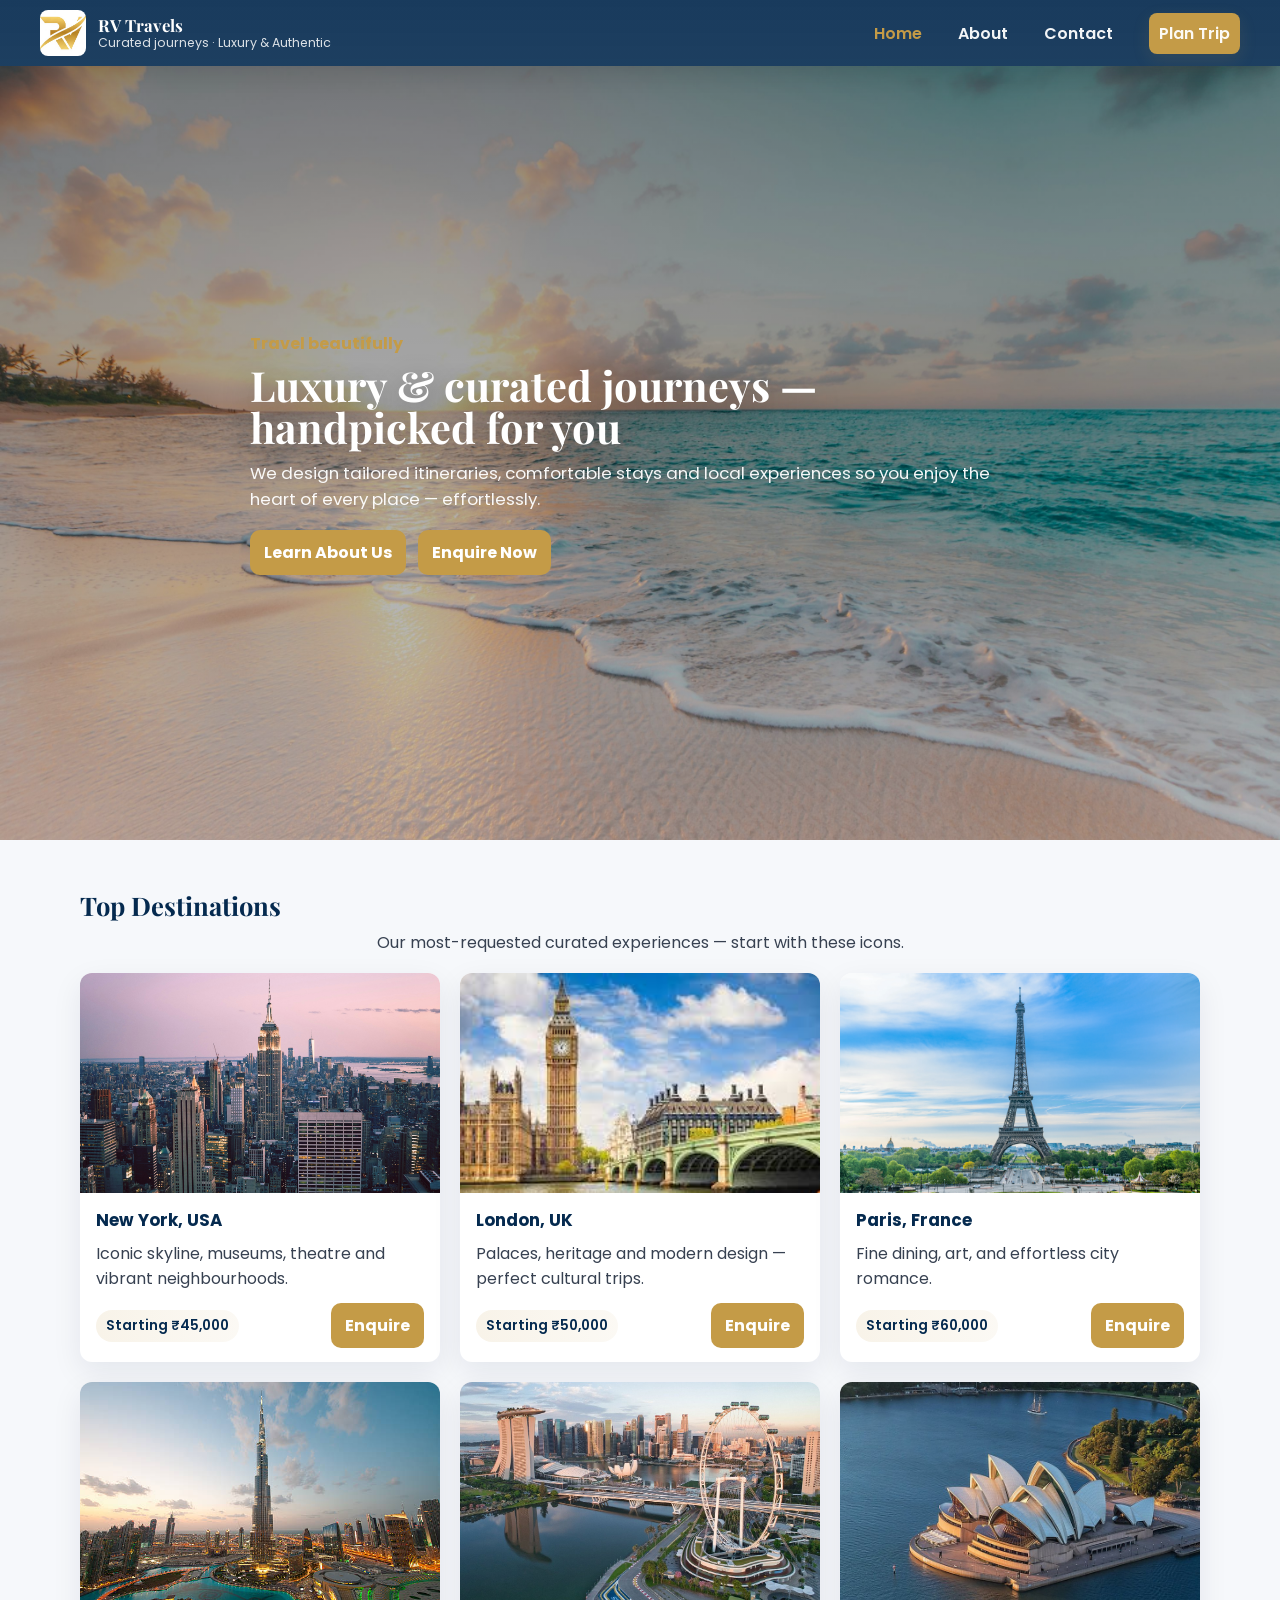
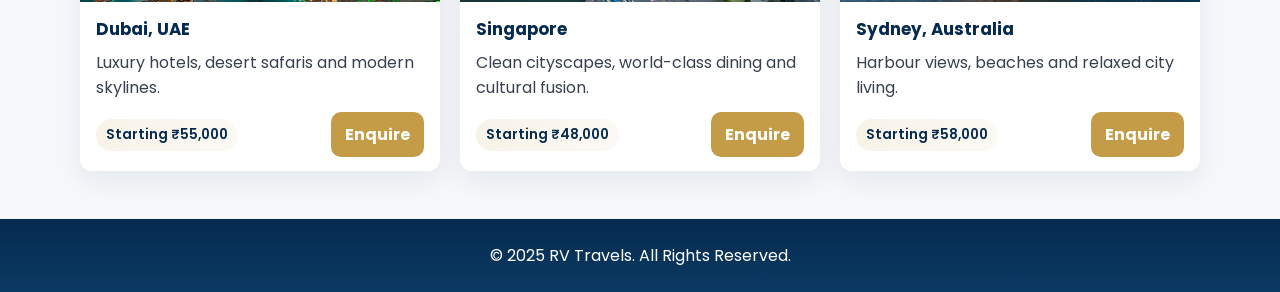
<file: index.html>
<!doctype html>
<html lang="en">
<head>
  <meta charset="utf-8" />
  <meta name="viewport" content="width=device-width,initial-scale=1" />
  <title>RV Travels — Home</title>
  <meta name="description" content="RV Travels — curated luxury journeys" />
  <link rel="icon" href="images/rvtravels.jpg">
  <link href="https://fonts.googleapis.com/css2?family=Poppins:wght@300;400;600;700&family=Playfair+Display:wght@500;700&display=swap" rel="stylesheet">
  <link rel="stylesheet" href="style.css">
</head>
<body>

  <!-- NAV -->
  <header class="navbar" role="banner">
    <div class="container row">
      <div class="brand" onclick="location.href='index.html'">
        <img src="images/rvtravels.jpg" alt="RV Travels logo">
        <div>
          <div class="title">RV Travels</div>
          <div class="tag">Curated journeys · Luxury & Authentic</div>
        </div>
      </div>

      <nav class="nav-links" role="navigation" aria-label="Main navigation">
        <a href="index.html" class="active">Home</a>
        <a href="about.html">About</a>
        <a href="contact.html">Contact</a>
        <a href="contact.html" class="cta-small" style="margin-left:10px">Plan Trip</a>
      </nav>
    </div>
  </header>

  <!-- HERO -->
  <main>
    <section class="hero" style="background-image:url('images/hero-bg.jpg')">
      <div class="hero-inner container">
        <div class="text">
          <div class="kicker">Travel beautifully</div>
          <h1>Luxury & curated journeys — handpicked for you</h1>
          <p class="lead">We design tailored itineraries, comfortable stays and local experiences so you enjoy the heart of every place — effortlessly.</p>
          <div class="hero-actions">
            <a class="btn" href="about.html">Learn About Us</a>
            <a class="btn" href="contact.html">Enquire Now</a>
          </div>
        </div>
      </div>
    </section>

    <!-- DESTINATIONS -->
    <section class="section" aria-labelledby="dest-title">
      <div class="container">
        <h2 id="dest-title" class="section-title">Top Destinations</h2>
        <p class="lead center">Our most-requested curated experiences — start with these icons.</p>

        <div class="grid" role="list">
          <article class="card" role="listitem">
            <div class="thumb"><img src="images/newyork.jpg" alt="New York skyline"></div>
            <div class="card-body">
              <h3>New York, USA</h3>
              <p>Iconic skyline, museums, theatre and vibrant neighbourhoods.</p>
              <div class="meta">
                <span class="pill">Starting ₹45,000</span>
                <a class="btn" href="contact.html">Enquire</a>
              </div>
            </div>
          </article>

          <article class="card" role="listitem">
            <div class="thumb"><img src="images/london.jpg" alt="London city view"></div>
            <div class="card-body">
              <h3>London, UK</h3>
              <p>Palaces, heritage and modern design — perfect cultural trips.</p>
              <div class="meta">
                <span class="pill">Starting ₹50,000</span>
                <a class="btn" href="contact.html">Enquire</a>
              </div>
            </div>
          </article>

          <article class="card" role="listitem">
            <div class="thumb"><img src="images/paris.jpg" alt="Eiffel Tower, Paris"></div>
            <div class="card-body">
              <h3>Paris, France</h3>
              <p>Fine dining, art, and effortless city romance.</p>
              <div class="meta">
                <span class="pill">Starting ₹60,000</span>
                <a class="btn" href="contact.html">Enquire</a>
              </div>
            </div>
          </article>

          <article class="card" role="listitem">
            <div class="thumb"><img src="images/dubai.jpg" alt="Dubai city"></div>
            <div class="card-body">
              <h3>Dubai, UAE</h3>
              <p>Luxury hotels, desert safaris and modern skylines.</p>
              <div class="meta">
                <span class="pill">Starting ₹55,000</span>
                <a class="btn" href="contact.html">Enquire</a>
              </div>
            </div>
          </article>

          <article class="card" role="listitem">
            <div class="thumb"><img src="images/singapore.jpg" alt="Singapore skyline"></div>
            <div class="card-body">
              <h3>Singapore</h3>
              <p>Clean cityscapes, world-class dining and cultural fusion.</p>
              <div class="meta">
                <span class="pill">Starting ₹48,000</span>
                <a class="btn" href="contact.html">Enquire</a>
              </div>
            </div>
          </article>

          <article class="card" role="listitem">
            <div class="thumb"><img src="images/sydney.jpg" alt="Sydney Harbour"></div>
            <div class="card-body">
              <h3>Sydney, Australia</h3>
              <p>Harbour views, beaches and relaxed city living.</p>
              <div class="meta">
                <span class="pill">Starting ₹58,000</span>
                <a class="btn" href="contact.html">Enquire</a>
              </div>
            </div>
          </article>
        </div>

      </div>
    </section>
  </main>

  <!-- FOOTER -->
  <footer class="site-footer">
    <div class="container">
      <p>&copy; 2025 RV Travels. All Rights Reserved.</p>
    </div>
  </footer>

</body>
</html>
</file>
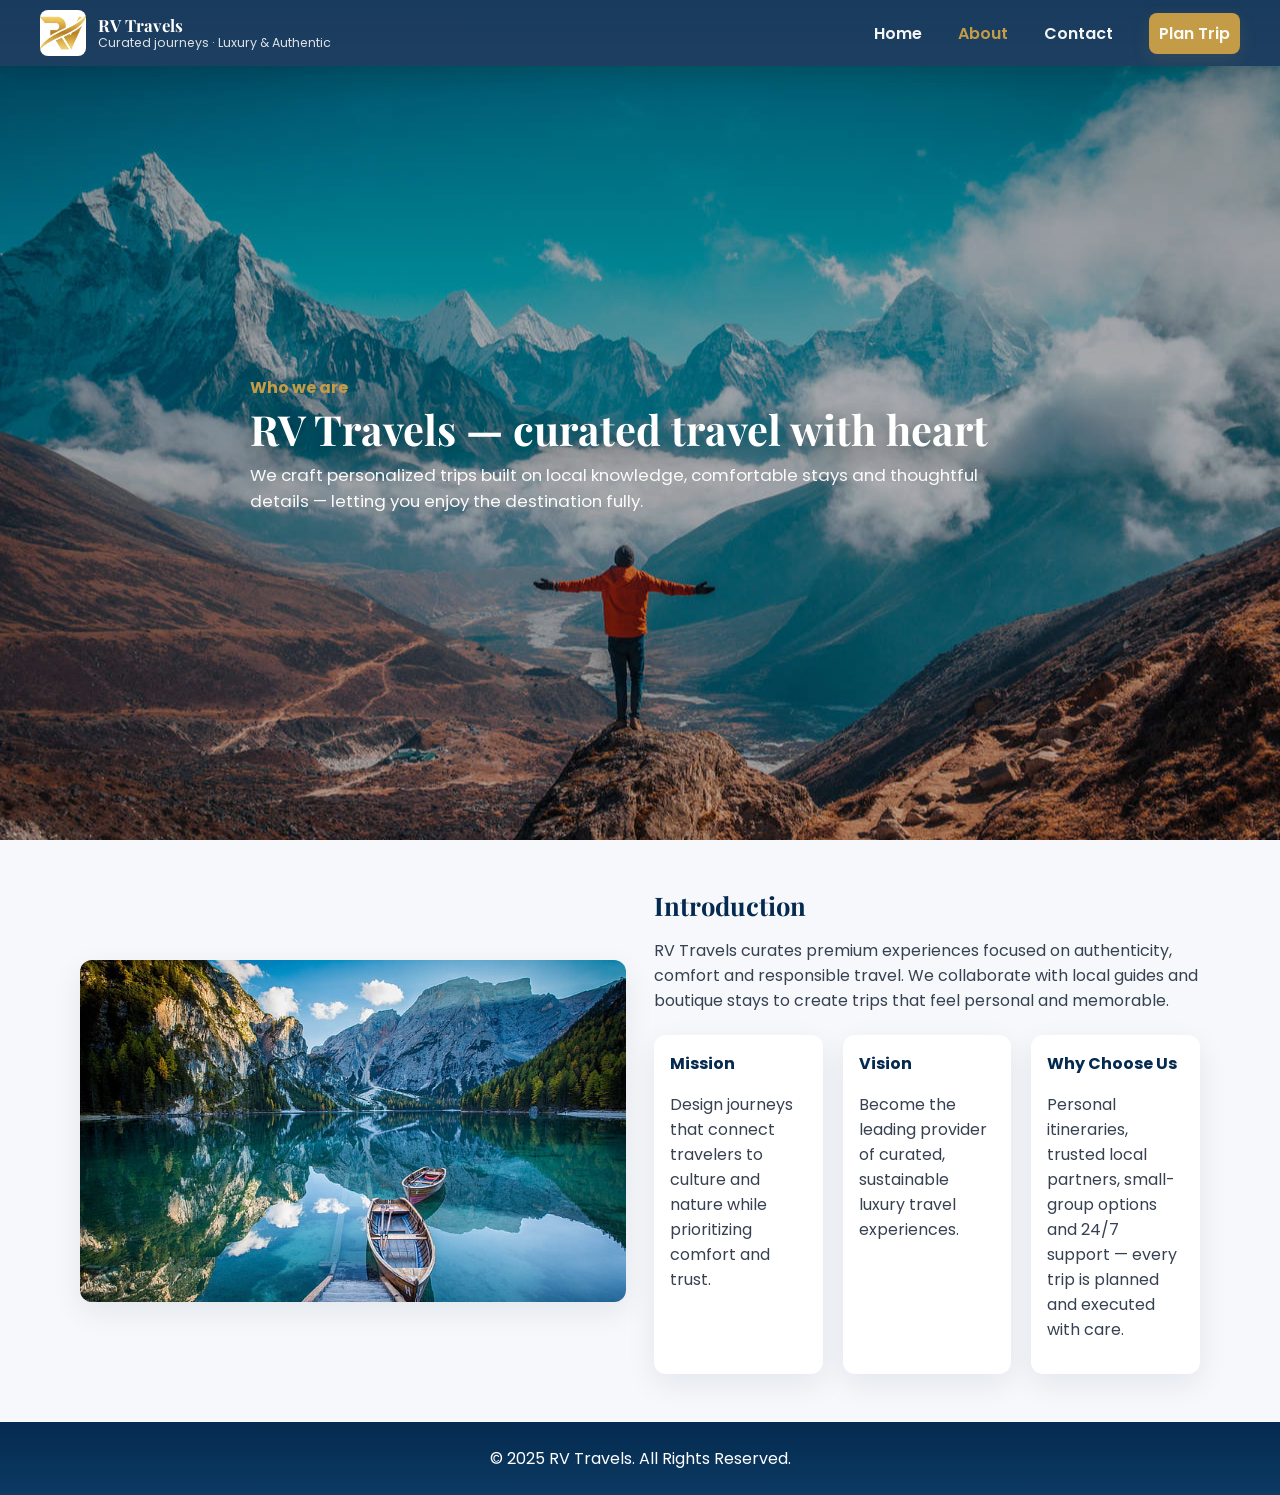
<file: about.html>
<!doctype html>
<html lang="en">
<head>
  <meta charset="utf-8" />
  <meta name="viewport" content="width=device-width,initial-scale=1" />
  <title>RV Travels — About</title>
  <meta name="description" content="About RV Travels - mission, vision, why choose us" />
  <link rel="icon" href="images/rvtravels.jpg">
  <link href="https://fonts.googleapis.com/css2?family=Poppins:wght@300;400;600;700&family=Playfair+Display:wght@500;700&display=swap" rel="stylesheet">
  <link rel="stylesheet" href="style.css">
</head>
<body>

  <!-- NAV -->
  <header class="navbar" role="banner">
    <div class="container row">
      <div class="brand" onclick="location.href='index.html'">
        <img src="images/rvtravels.jpg" alt="RV Travels logo">
        <div>
          <div class="title">RV Travels</div>
          <div class="tag">Curated journeys · Luxury & Authentic</div>
        </div>
      </div>

      <nav class="nav-links" role="navigation" aria-label="Main navigation">
        <a href="index.html">Home</a>
        <a href="about.html" class="active">About</a>
        <a href="contact.html">Contact</a>
        <a href="contact.html" class="cta-small" style="margin-left:10px">Plan Trip</a>
      </nav>
    </div>
  </header>

  <!-- ABOUT HERO -->
  <section class="hero" style="background-image:url('images/about-banner.jpg')">
    <div class="hero-inner container">
      <div class="text">
        <div class="kicker">Who we are</div>
        <h1>RV Travels — curated travel with heart</h1>
        <p class="lead">We craft personalized trips built on local knowledge, comfortable stays and thoughtful details — letting you enjoy the destination fully.</p>
      </div>
    </div>
  </section>

  <!-- ABOUT CONTENT -->
  <section class="section">
    <div class="container about-wrap">
      <div class="about-left">
        <img src="images/travel-bg.jpg" alt="Travel experience">
      </div>
      <div class="about-right">
        <h2>Introduction</h2>
        <p>RV Travels curates premium experiences focused on authenticity, comfort and responsible travel. We collaborate with local guides and boutique stays to create trips that feel personal and memorable.</p>

        <div class="info-grid" aria-hidden="false">
          <div class="info-card">
            <h4>Mission</h4>
            <p>Design journeys that connect travelers to culture and nature while prioritizing comfort and trust.</p>
          </div>
          <div class="info-card">
            <h4>Vision</h4>
            <p>Become the leading provider of curated, sustainable luxury travel experiences.</p>
          </div>
          <div class="info-card">
            <h4>Why Choose Us</h4>
            <p>Personal itineraries, trusted local partners, small-group options and 24/7 support — every trip is planned and executed with care.</p>
          </div>
        </div>
      </div>
    </div>
  </section>

  <footer class="site-footer">
    <div class="container">
      <p>&copy; 2025 RV Travels. All Rights Reserved.</p>
    </div>
  </footer>

</body>
</html>
</file>
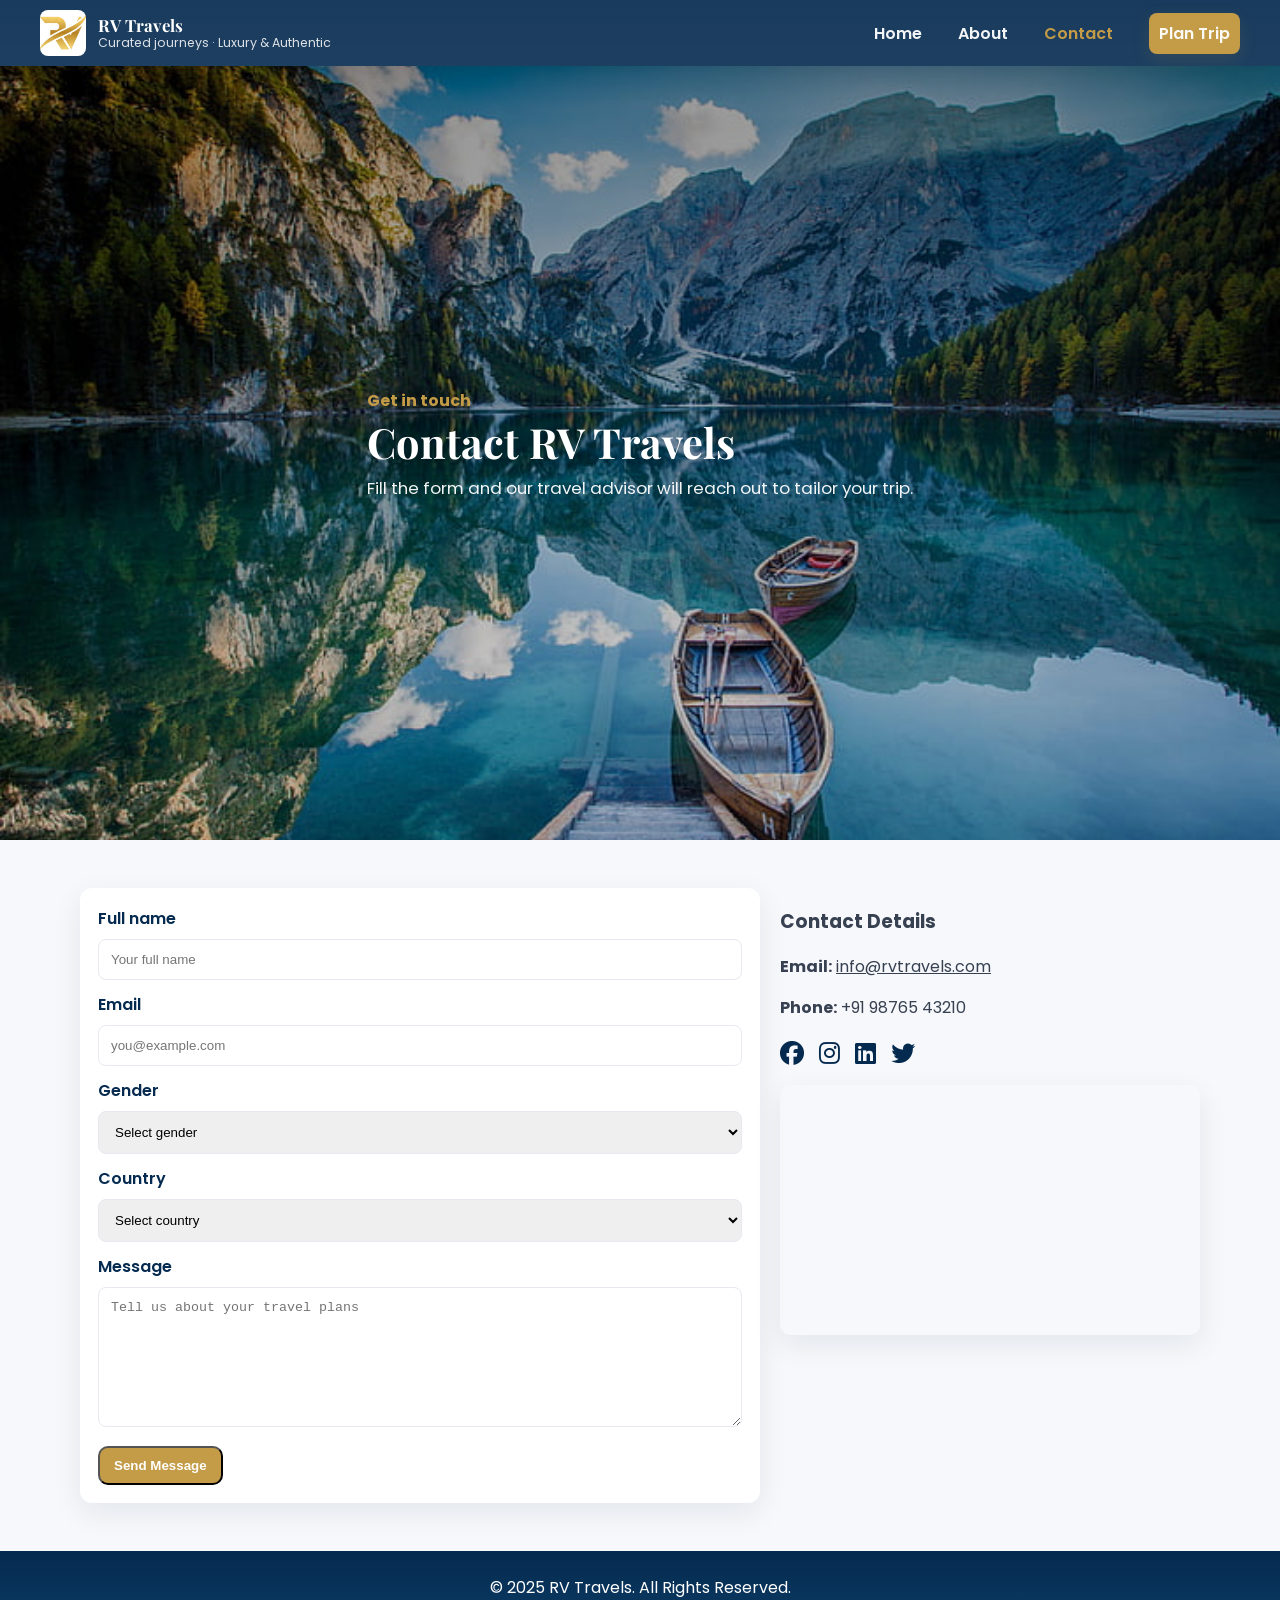
<file: contact.html>
<!doctype html>
<html lang="en">
<head>
  <meta charset="utf-8" />
  <meta name="viewport" content="width=device-width,initial-scale=1" />
  <title>RV Travels — Contact</title>
  <meta name="description" content="Contact RV Travels — enquiry form and contact details" />
  <link rel="icon" href="images/rvtravels.jpg">
  <link href="https://fonts.googleapis.com/css2?family=Poppins:wght@300;400;600;700&family=Playfair+Display:wght@500;700&display=swap" rel="stylesheet">
  <link rel="stylesheet" href="style.css">
</head>
<body>

  <!-- NAV -->
  <header class="navbar" role="banner">
    <div class="container row">
      <div class="brand" onclick="location.href='index.html'">
        <img src="images/rvtravels.jpg" alt="RV Travels logo">
        <div>
          <div class="title">RV Travels</div>
          <div class="tag">Curated journeys · Luxury & Authentic</div>
        </div>
      </div>

      <nav class="nav-links" role="navigation" aria-label="Main navigation">
        <a href="index.html">Home</a>
        <a href="about.html">About</a>
        <a href="contact.html" class="active">Contact</a>
        <a href="contact.html" class="cta-small" style="margin-left:10px">Plan Trip</a>
      </nav>
    </div>
  </header>

  <!-- HERO -->
  <section class="hero" style="background-image:url('images/travel-bg.jpg')">
    <div class="hero-inner container">
      <div class="text">
        <div class="kicker">Get in touch</div>
        <h1>Contact RV Travels</h1>
        <p class="lead">Fill the form and our travel advisor will reach out to tailor your trip.</p>
      </div>
    </div>
  </section>

  <!-- CONTACT FORM & DETAILS -->
  <main class="section">
    <div class="container contact-grid">
      <form class="form-card" action="#" method="POST" novalidate>
        <label for="name">Full name</label>
        <input id="name" name="name" type="text" placeholder="Your full name" required>

        <label for="email">Email</label>
        <input id="email" name="email" type="email" placeholder="you@example.com" required>

        <label>Gender</label>
        <select name="gender" required>
          <option value="">Select gender</option>
          <option>Male</option>
          <option>Female</option>
          <option>Other</option>
        </select>

        <label>Country</label>
        <select name="country" required>
          <option value="">Select country</option>
          <option>India</option>
          <option>United States</option>
          <option>United Kingdom</option>
          <option>Australia</option>
          <option>France</option>
          <option>Other</option>
        </select>

        <label for="message">Message</label>
        <textarea id="message" name="message" placeholder="Tell us about your travel plans" required></textarea>

        <button type="submit" class="btn">Send Message</button>
      </form>

      <aside>
        <div class="contact-info" style="margin-bottom:14px">
          <h3>Contact Details</h3>
          <p><strong>Email:</strong> <a href="mailto:info@rvtravels.com">info@rvtravels.com</a></p>
          <p><strong>Phone:</strong> +91 98765 43210</p>

<div class="social-icons">
  <a href="https://facebook.com" target="_blank"><i class="fab fa-facebook"></i></a>
  <a href="https://instagram.com" target="_blank"><i class="fab fa-instagram"></i></a>
  <a href="https://linkedin.com" target="_blank"><i class="fab fa-linkedin"></i></a>
  <a href="https://twitter.com" target="_blank"><i class="fab fa-twitter"></i></a>
</div>
</div>
<link rel="stylesheet" href="https://cdnjs.cloudflare.com/ajax/libs/font-awesome/6.5.0/css/all.min.css">

        <div class="map">
          <!-- Working embed (Ahmedabad example) -->
          <iframe
            src="https://www.google.com/maps/embed?pb=!1m18!1m12!1m3!1d3651.902398336267!2d72.60322791536387!3d23.02250598492506!2m3!1f0!2f0!3f0!3m2!1i1024!2i768!4f13.1!3m3!1m2!1s0x395e84c0b5a8f1b9%3A0x8a14e9d3a2b7e9d1!2sAhmedabad!5e0!3m2!1sen!2sin!4v1690000000000"
            width="100%" height="250" style="border:0;" allowfullscreen="" loading="lazy"></iframe>
        </div>
      </aside>
    </div>
  </main>

  <footer class="site-footer">
    <div class="container">
      <p>&copy; 2025 RV Travels. All Rights Reserved.</p>
    </div>
  </footer>

</body>
</html>
</file>
<file: style.css>
/* =========================
   RV Travels - style.css
   Shared by index.html, about.html, contact.html
   ========================= */

:root{
  --bg:#f6f8fb;
  --deep:#052a4f;
  --accent:#c49b47;
  --muted:#374151;
  --card:#ffffff;
  --radius:12px;
  --container:1200px;
  --gap:20px;
  --transition:.28s;
  --shadow: 0 10px 30px rgba(15,30,60,.08);
  --glass: rgba(255,255,255,0.06);
}

*{box-sizing:border-box}
html,body{height:100%;margin:0;font-family: 'Poppins', system-ui, -apple-system, "Segoe UI", Roboto, "Helvetica Neue", Arial; background:var(--bg); color:var(--muted); -webkit-font-smoothing:antialiased}
a{color:inherit}
img{display:block;max-width:100%;height:auto}

/* ---------- Layout container ---------- */
.container{max-width:var(--container);margin:0 auto;padding:0 20px;}

/* ---------- NAVBAR ---------- */
.navbar{
  width:100%;
  background: linear-gradient(180deg, rgba(5,42,79,.92), rgba(5,42,79,.9));
  position:sticky; top:0; z-index:120;
  box-shadow:0 6px 30px rgba(0,0,0,.15);
}
.navbar .row{display:flex;align-items:center;justify-content:space-between;gap:12px;padding:10px 0}
.brand{display:flex;align-items:center;gap:12px;cursor:pointer}
.brand img{width:46px;height:46px;border-radius:8px;object-fit:cover}
.brand .title{color:#fff;font-weight:700;font-family:"Playfair Display", serif;font-size:1.05rem}
.brand .tag{color:rgba(255,255,255,.85);font-size:.78rem;margin-top:-2px}
.nav-links{display:flex;gap:16px;align-items:center}
.nav-links a{color:rgba(255,255,255,.95);text-decoration:none;padding:8px 10px;border-radius:8px;font-weight:600;transition:color var(--transition)}
.nav-links a:hover, .nav-links a.active{color:var(--accent);}

/* CTA small (plan trip) */
.cta-small{background:var(--accent);color:#fff;padding:8px 12px;border-radius:10px;font-weight:700;text-decoration:none;box-shadow:0 6px 18px rgba(196,155,71,.12)}

/* ---------- HERO ---------- */
.hero{
  height:86vh;
  display:flex;
  align-items:center;
  background-size:cover;
  background-position:center;
  position:relative;
  margin-top:0;
}
.hero::after{content:"";position:absolute;inset:0;background:linear-gradient(180deg,rgba(0,0,0,0.38),rgba(0,0,0,0.18))}
.hero .hero-inner{position:relative;z-index:2;max-width:var(--container);margin:0 auto;padding:48px 20px;color:white;display:flex;gap:30px;align-items:center}
.hero .text{max-width:780px}
.hero h1{margin:0;font-family:"Playfair Display", serif;font-size:2.6rem;line-height:1.02;text-shadow:0 10px 30px rgba(0,0,0,.45)}
.hero p{margin-top:12px;font-size:1.05rem;color:rgba(255,255,255,.95)}
.hero .hero-actions{margin-top:18px;display:flex;gap:12px}

/* ---------- SECTION ---------- */
.section{max-width:var(--container);margin:48px auto;padding:0 20px}
.section h2{font-family:"Playfair Display",serif;color:var(--deep);margin:0 0 8px;font-size:1.6rem}
.section p.lead{color:var(--muted);margin:0 0 18px}

/* ---------- DESTINATIONS GRID ---------- */
.grid{
  display:grid;
  grid-template-columns:repeat(3,1fr);
  gap:var(--gap);
}
.card{
  background:var(--card);
  border-radius:12px;
  overflow:hidden;
  box-shadow:var(--shadow);
  transition:transform var(--transition), box-shadow var(--transition);
  display:flex;
  flex-direction:column;
}
.card:hover{transform:translateY(-8px);box-shadow:0 20px 50px rgba(15,30,60,.14)}
.card .thumb{height:220px;overflow:hidden}
.card .thumb img{width:100%;height:100%;object-fit:cover;display:block}
.card .card-body{padding:14px 16px;flex:1;display:flex;flex-direction:column}
.card h3{margin:0 0 8px;color:var(--deep);font-size:1.05rem}
.card p{margin:0 0 12px;color:var(--muted);flex:1}
.card .meta{display:flex;justify-content:space-between;align-items:center}
.pill{background:linear-gradient(90deg, rgba(196,155,71,0.12), rgba(196,155,71,0.06));padding:6px 10px;border-radius:999px;font-weight:600;color:var(--deep);font-size:.85rem}
.btn{background:var(--accent);color:white;padding:10px 14px;border-radius:10px;font-weight:700;text-decoration:none;display:inline-block}
.btn:hover{filter:brightness(.95)}

/* ---------- ABOUT layout ---------- */
.about-wrap{display:flex;gap:28px;align-items:center;flex-wrap:wrap;margin-top:18px}
.about-left{flex:1;min-width:280px}
.about-right{flex:1;min-width:280px}
.about-left img{border-radius:12px;box-shadow:var(--shadow)}
.info-grid{display:grid;grid-template-columns:repeat(3,1fr);gap:20px;margin-top:22px}
.info-card{background:var(--card);padding:16px;border-radius:12px;box-shadow:var(--shadow);transition:transform var(--transition)}
.info-card:hover{transform:translateY(-6px)}
.info-card h4{margin:0 0 8px;color:var(--deep)}

/* ---------- CONTACT ---------- */
.contact-grid{display:grid;grid-template-columns:1fr 420px;gap:20px;align-items:start}
.form-card{background:var(--card);padding:18px;border-radius:12px;box-shadow:var(--shadow)}
.form-card label{display:block;margin-bottom:8px;font-weight:600;color:var(--deep)}
.form-card input, .form-card textarea, .form-card select{width:100%;padding:12px;border-radius:8px;border:1px solid #e6e9ef;margin-bottom:12px}
.form-card textarea{min-height:140px;resize:vertical}
.social-links{display:flex;gap:8px;flex-wrap:wrap;margin-top:8px}
.social-links a{display:inline-flex;align-items:center;gap:8px;padding:8px 10px;border-radius:8px;background:linear-gradient(180deg, rgba(3,33,61,0.03), transparent);text-decoration:none;color:var(--deep);font-weight:600}

/* map box */
.map{border-radius:10px;overflow:hidden;box-shadow:var(--shadow);height:250px}

/* ---------- FOOTER ---------- */
.site-footer{margin-top:40px;background:linear-gradient(180deg,var(--deep),#0b3a63);color:white;padding:24px 0;text-align:center}
.site-footer p{margin:0}

/* ---------- small helpers ---------- */
.kicker{display:inline-block;color:var(--accent);font-weight:700;margin-bottom:8px}
.center{text-align:center}

/* ---------- RESPONSIVE ---------- */
@media (max-width:1100px){
  .grid{grid-template-columns:repeat(2,1fr)}
  .contact-grid{grid-template-columns:1fr}
  .info-grid{grid-template-columns:repeat(2,1fr)}
}
@media (max-width:680px){
  .grid{grid-template-columns:1fr}
  .hero{height:58vh}
  .hero h1{font-size:1.6rem}
  .hero p{font-size:.95rem}
  .nav-links{display:none}
  .brand .tag{display:none}
  .about-wrap{flex-direction:column}
  .info-grid{grid-template-columns:1fr}
}
.navbar .logo {
  display: flex;
  align-items: center;
  gap: 100px;
  color: white;
  font-weight: 700;
  margin-left: -50px;   
}
.social-icons {
  display: flex;
  gap: 15px;
  margin-top: 10px;
}
.social-icons a {
  color: var(--deep);
  font-size: 1.5rem;
  transition: 0.3s;
}
.social-icons a:hover {
  color: var(--accent);
}
</file>
